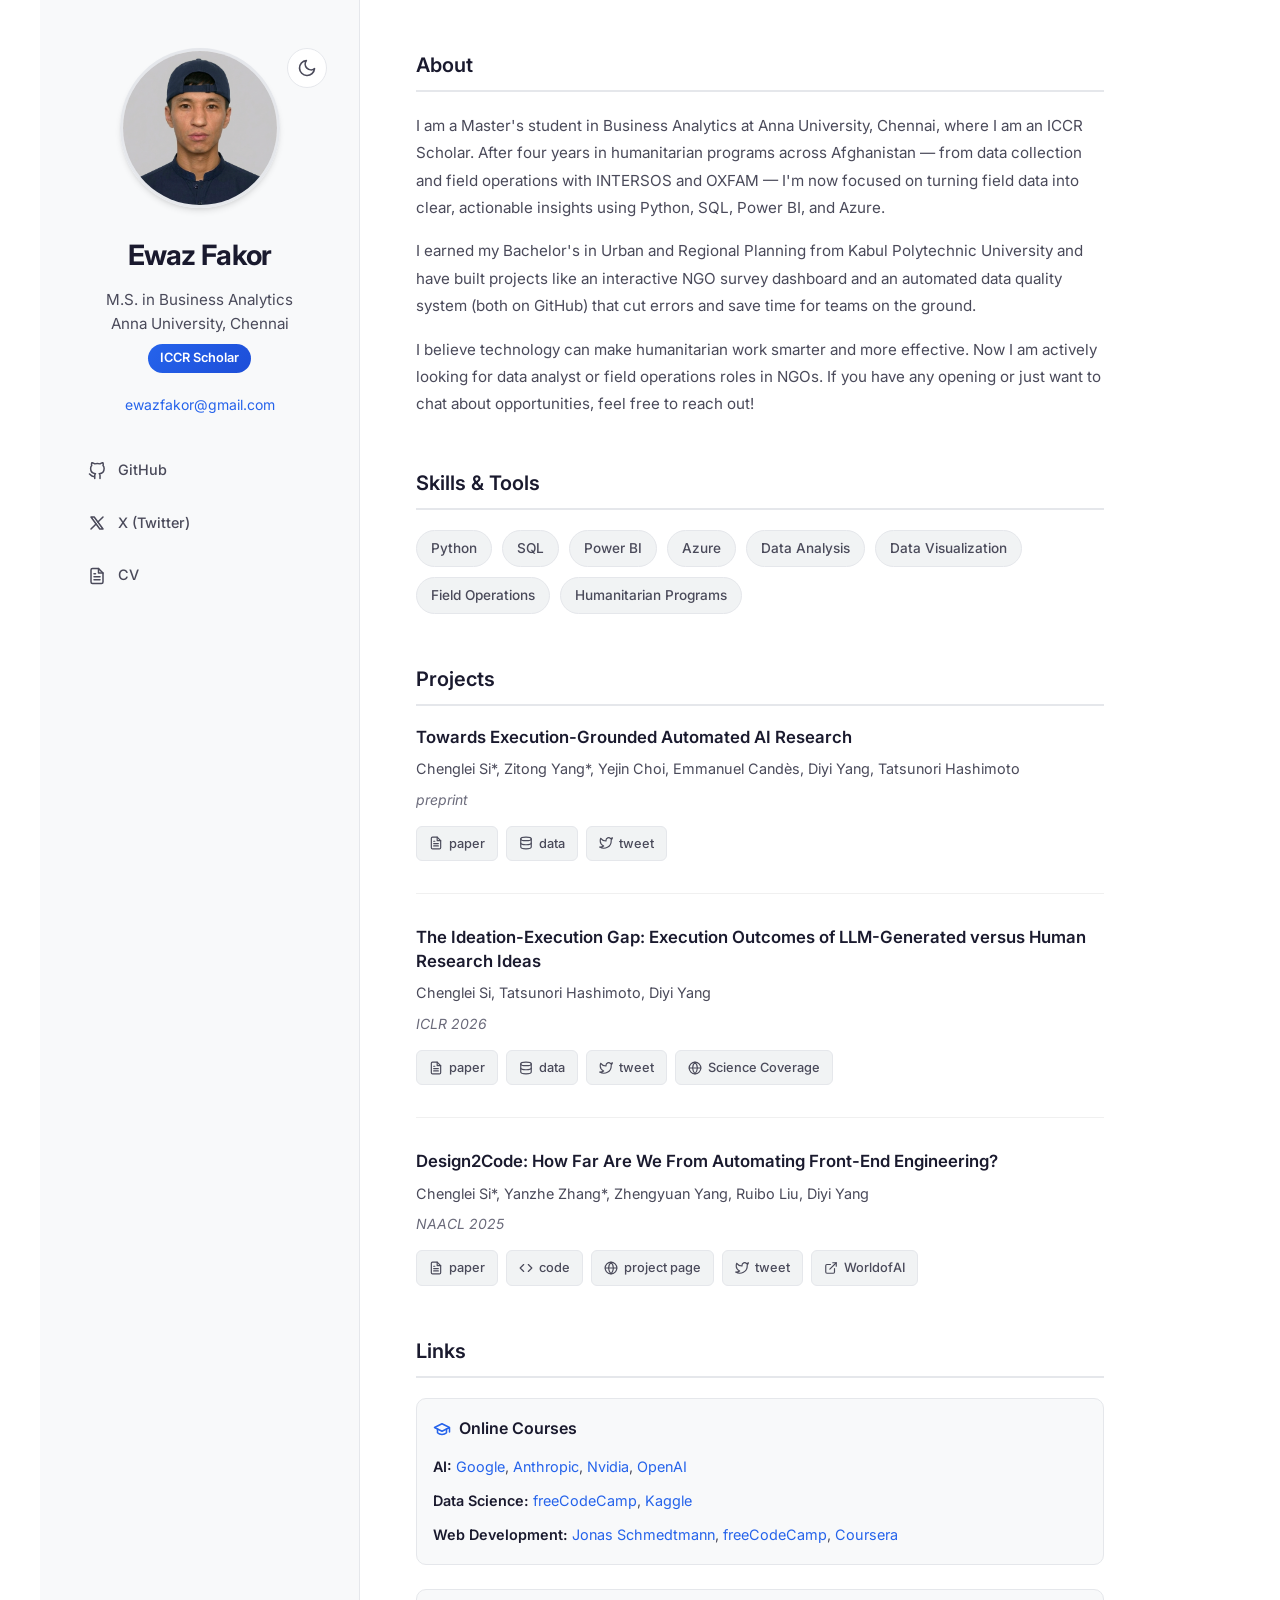
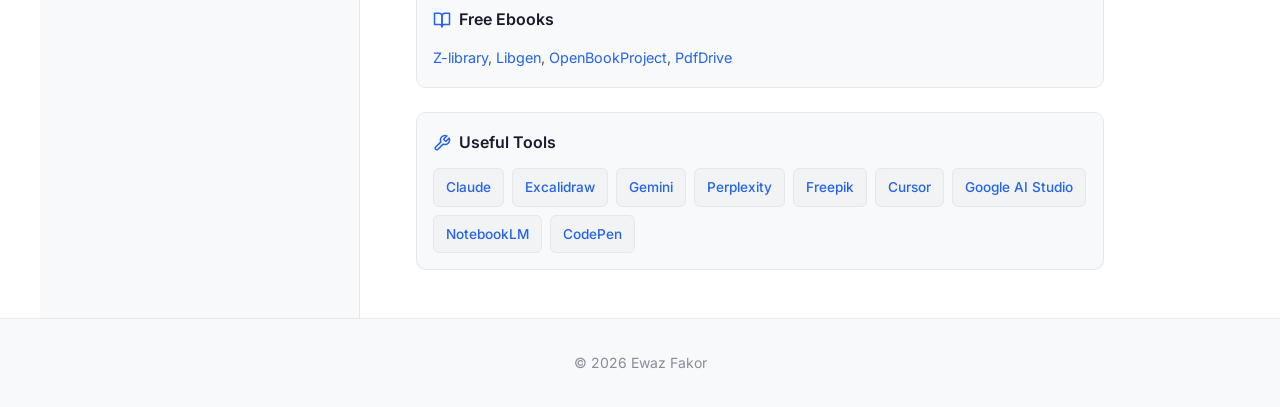
<file: index.html>
<!DOCTYPE html>
<html lang="en">
<head>
    <meta charset="UTF-8">
    <meta name="viewport" content="width=device-width, initial-scale=1.0">
    <title>Ewaz Fakor - Business Analytics & Data Science</title>
    <link rel="stylesheet" href="css/styles.css">
    <link rel="preconnect" href="https://fonts.googleapis.com">
    <link rel="preconnect" href="https://fonts.gstatic.com" crossorigin>
    <link href="https://fonts.googleapis.com/css2?family=Inter:wght@300;400;500;600;700&display=swap" rel="stylesheet">
</head>
<body>
    <div class="container">
        <!-- Left Column: Profile -->
        <aside class="profile-column">
            <div class="profile-content">
                <!-- Theme Toggle -->
                <button class="theme-toggle" id="themeToggle" aria-label="Toggle dark mode">
                    <svg class="sun-icon" xmlns="http://www.w3.org/2000/svg" width="20" height="20" viewBox="0 0 24 24" fill="none" stroke="currentColor" stroke-width="2" stroke-linecap="round" stroke-linejoin="round">
                        <circle cx="12" cy="12" r="5"></circle>
                        <line x1="12" y1="1" x2="12" y2="3"></line>
                        <line x1="12" y1="21" x2="12" y2="23"></line>
                        <line x1="4.22" y1="4.22" x2="5.64" y2="5.64"></line>
                        <line x1="18.36" y1="18.36" x2="19.78" y2="19.78"></line>
                        <line x1="1" y1="12" x2="3" y2="12"></line>
                        <line x1="21" y1="12" x2="23" y2="12"></line>
                        <line x1="4.22" y1="19.78" x2="5.64" y2="18.36"></line>
                        <line x1="18.36" y1="5.64" x2="19.78" y2="4.22"></line>
                    </svg>
                    <svg class="moon-icon" xmlns="http://www.w3.org/2000/svg" width="20" height="20" viewBox="0 0 24 24" fill="none" stroke="currentColor" stroke-width="2" stroke-linecap="round" stroke-linejoin="round">
                        <path d="M21 12.79A9 9 0 1 1 11.21 3 7 7 0 0 0 21 12.79z"></path>
                    </svg>
                </button>

                <!-- Profile Photo -->
                <div class="profile-photo">
                    <img src="images/profile.jpg" alt="Ewaz Fakor">
                </div>

                <!-- Name -->
                <h1 class="name">Ewaz Fakor</h1>

                <!-- Title -->
                <p class="title">M.S. in Business Analytics<br>Anna University, Chennai<br><span class="scholar-badge">ICCR Scholar</span></p>

                <!-- Email -->
                <a href="mailto:ewazfakor@gmail.com" class="email">ewazfakor@gmail.com</a>

                <!-- Links -->
                <nav class="social-links">
                    <a href="https://github.com/ewazfakor" target="_blank" rel="noopener noreferrer" class="social-link">
                        <svg xmlns="http://www.w3.org/2000/svg" width="18" height="18" viewBox="0 0 24 24" fill="none" stroke="currentColor" stroke-width="2" stroke-linecap="round" stroke-linejoin="round">
                            <path d="M9 19c-5 1.5-5-2.5-7-3m14 6v-3.87a3.37 3.37 0 0 0-.94-2.61c3.14-.35 6.44-1.54 6.44-7A5.44 5.44 0 0 0 20 4.77 5.07 5.07 0 0 0 19.91 1S18.73.65 16 2.48a13.38 13.38 0 0 0-7 0C6.27.65 5.09 1 5.09 1A5.07 5.07 0 0 0 5 4.77a5.44 5.44 0 0 0-1.5 3.78c0 5.42 3.3 6.61 6.44 7A3.37 3.37 0 0 0 9 18.13V22"></path>
                        </svg>
                        <span>GitHub</span>
                    </a>
                    <a href="https://x.com/ewazfakor" target="_blank" rel="noopener noreferrer" class="social-link">
                        <svg xmlns="http://www.w3.org/2000/svg" width="18" height="18" viewBox="0 0 24 24" fill="none" stroke="currentColor" stroke-width="2" stroke-linecap="round" stroke-linejoin="round">
                            <path d="M4 4l11.733 16h4.267l-11.733 -16z"></path>
                            <path d="M4 20l6.768 -6.768m2.46 -2.46l6.772 -6.772"></path>
                        </svg>
                        <span>X (Twitter)</span>
                    </a>
                    <a href="assets/fakorcv.pdf" target="_blank" rel="noopener noreferrer" class="social-link">
                        <svg xmlns="http://www.w3.org/2000/svg" width="18" height="18" viewBox="0 0 24 24" fill="none" stroke="currentColor" stroke-width="2" stroke-linecap="round" stroke-linejoin="round">
                            <path d="M14 2H6a2 2 0 0 0-2 2v16a2 2 0 0 0 2 2h12a2 2 0 0 0 2-2V8z"></path>
                            <polyline points="14 2 14 8 20 8"></polyline>
                            <line x1="16" y1="13" x2="8" y2="13"></line>
                            <line x1="16" y1="17" x2="8" y2="17"></line>
                            <polyline points="10 9 9 9 8 9"></polyline>
                        </svg>
                        <span>CV</span>
                    </a>
                </nav>
            </div>
        </aside>

        <!-- Right Column: Content -->
        <main class="content-column">
            <!-- About Section -->
            <section class="section">
                <h2 class="section-title">About</h2>
                <div class="biography">
                    <p>
                        I am a Master's student in Business Analytics at Anna University, Chennai, where I am an ICCR Scholar. After four years in humanitarian programs across Afghanistan — from data collection and field operations with INTERSOS and OXFAM — I'm now focused on turning field data into clear, actionable insights using Python, SQL, Power BI, and Azure.
                    </p>
                    <p>
                        I earned my Bachelor's in Urban and Regional Planning from Kabul Polytechnic University and have built projects like an interactive NGO survey dashboard and an automated data quality system (both on GitHub) that cut errors and save time for teams on the ground.
                    </p>
                    <p>
                        I believe technology can make humanitarian work smarter and more effective. Now I am actively looking for data analyst or field operations roles in NGOs. If you have any opening or just want to chat about opportunities, feel free to reach out!
                    </p>
                </div>
            </section>

            <!-- Skills Section -->
            <section class="section">
                <h2 class="section-title">Skills & Tools</h2>
                <div class="research-tags">
                    <span class="tag">Python</span>
                    <span class="tag">SQL</span>
                    <span class="tag">Power BI</span>
                    <span class="tag">Azure</span>
                    <span class="tag">Data Analysis</span>
                    <span class="tag">Data Visualization</span>
                    <span class="tag">Field Operations</span>
                    <span class="tag">Humanitarian Programs</span>
                </div>
            </section>

            <!-- Projects Section -->
            <section class="section">
                <h2 class="section-title">Projects</h2>
                <div class="publications-list">
                    <!-- Project 1 -->
                    <article class="publication">
                        <h3 class="pub-title">
                            <a href="#" class="pub-link">Towards Execution-Grounded Automated AI Research</a>
                        </h3>
                        <p class="pub-authors">
                            Chenglei Si*, Zitong Yang*, Yejin Choi, Emmanuel Candès, Diyi Yang, Tatsunori Hashimoto
                        </p>
                        <p class="pub-venue">
                            <span class="venue-name">preprint</span>
                        </p>
                        <div class="pub-links">
                            <a href="#" class="pub-btn">
                                <svg xmlns="http://www.w3.org/2000/svg" width="14" height="14" viewBox="0 0 24 24" fill="none" stroke="currentColor" stroke-width="2" stroke-linecap="round" stroke-linejoin="round">
                                    <path d="M14 2H6a2 2 0 0 0-2 2v16a2 2 0 0 0 2 2h12a2 2 0 0 0 2-2V8z"></path>
                                    <polyline points="14 2 14 8 20 8"></polyline>
                                    <line x1="16" y1="13" x2="8" y2="13"></line>
                                    <line x1="16" y1="17" x2="8" y2="17"></line>
                                    <polyline points="10 9 9 9 8 9"></polyline>
                                </svg>
                                paper
                            </a>
                            <a href="#" class="pub-btn">
                                <svg xmlns="http://www.w3.org/2000/svg" width="14" height="14" viewBox="0 0 24 24" fill="none" stroke="currentColor" stroke-width="2" stroke-linecap="round" stroke-linejoin="round">
                                    <ellipse cx="12" cy="5" rx="9" ry="3"></ellipse>
                                    <path d="M21 12c0 1.66-4 3-9 3s-9-1.34-9-3"></path>
                                    <path d="M3 5v14c0 1.66 4 3 9 3s9-1.34 9-3V5"></path>
                                </svg>
                                data
                            </a>
                            <a href="#" class="pub-btn">
                                <svg xmlns="http://www.w3.org/2000/svg" width="14" height="14" viewBox="0 0 24 24" fill="none" stroke="currentColor" stroke-width="2" stroke-linecap="round" stroke-linejoin="round">
                                    <path d="M23 3a10.9 10.9 0 0 1-3.14 1.53 4.48 4.48 0 0 0-7.86 3v1A10.66 10.66 0 0 1 3 4s-4 9 5 13a11.64 11.64 0 0 1-7 2c9 5 20 0 20-11.5a4.5 4.5 0 0 0-.08-.83A7.72 7.72 0 0 0 23 3z"></path>
                                </svg>
                                tweet
                            </a>
                        </div>
                    </article>

                    <!-- Project 2 -->
                    <article class="publication">
                        <h3 class="pub-title">
                            <a href="#" class="pub-link">The Ideation-Execution Gap: Execution Outcomes of LLM-Generated versus Human Research Ideas</a>
                        </h3>
                        <p class="pub-authors">
                            Chenglei Si, Tatsunori Hashimoto, Diyi Yang
                        </p>
                        <p class="pub-venue">
                            <span class="venue-name">ICLR 2026</span>
                        </p>
                        <div class="pub-links">
                            <a href="#" class="pub-btn">
                                <svg xmlns="http://www.w3.org/2000/svg" width="14" height="14" viewBox="0 0 24 24" fill="none" stroke="currentColor" stroke-width="2" stroke-linecap="round" stroke-linejoin="round">
                                    <path d="M14 2H6a2 2 0 0 0-2 2v16a2 2 0 0 0 2 2h12a2 2 0 0 0 2-2V8z"></path>
                                    <polyline points="14 2 14 8 20 8"></polyline>
                                    <line x1="16" y1="13" x2="8" y2="13"></line>
                                    <line x1="16" y1="17" x2="8" y2="17"></line>
                                    <polyline points="10 9 9 9 8 9"></polyline>
                                </svg>
                                paper
                            </a>
                            <a href="#" class="pub-btn">
                                <svg xmlns="http://www.w3.org/2000/svg" width="14" height="14" viewBox="0 0 24 24" fill="none" stroke="currentColor" stroke-width="2" stroke-linecap="round" stroke-linejoin="round">
                                    <ellipse cx="12" cy="5" rx="9" ry="3"></ellipse>
                                    <path d="M21 12c0 1.66-4 3-9 3s-9-1.34-9-3"></path>
                                    <path d="M3 5v14c0 1.66 4 3 9 3s9-1.34 9-3V5"></path>
                                </svg>
                                data
                            </a>
                            <a href="#" class="pub-btn">
                                <svg xmlns="http://www.w3.org/2000/svg" width="14" height="14" viewBox="0 0 24 24" fill="none" stroke="currentColor" stroke-width="2" stroke-linecap="round" stroke-linejoin="round">
                                    <path d="M23 3a10.9 10.9 0 0 1-3.14 1.53 4.48 4.48 0 0 0-7.86 3v1A10.66 10.66 0 0 1 3 4s-4 9 5 13a11.64 11.64 0 0 1-7 2c9 5 20 0 20-11.5a4.5 4.5 0 0 0-.08-.83A7.72 7.72 0 0 0 23 3z"></path>
                                </svg>
                                tweet
                            </a>
                            <a href="#" class="pub-btn">
                                <svg xmlns="http://www.w3.org/2000/svg" width="14" height="14" viewBox="0 0 24 24" fill="none" stroke="currentColor" stroke-width="2" stroke-linecap="round" stroke-linejoin="round">
                                    <circle cx="12" cy="12" r="10"></circle>
                                    <line x1="2" y1="12" x2="22" y2="12"></line>
                                    <path d="M12 2a15.3 15.3 0 0 1 4 10 15.3 15.3 0 0 1-4 10 15.3 15.3 0 0 1-4-10 15.3 15.3 0 0 1 4-10z"></path>
                                </svg>
                                Science Coverage
                            </a>
                        </div>
                    </article>

                    <!-- Project 3 -->
                    <article class="publication">
                        <h3 class="pub-title">
                            <a href="#" class="pub-link">Design2Code: How Far Are We From Automating Front-End Engineering?</a>
                        </h3>
                        <p class="pub-authors">
                            Chenglei Si*, Yanzhe Zhang*, Zhengyuan Yang, Ruibo Liu, Diyi Yang
                        </p>
                        <p class="pub-venue">
                            <span class="venue-name">NAACL 2025</span>
                        </p>
                        <div class="pub-links">
                            <a href="#" class="pub-btn">
                                <svg xmlns="http://www.w3.org/2000/svg" width="14" height="14" viewBox="0 0 24 24" fill="none" stroke="currentColor" stroke-width="2" stroke-linecap="round" stroke-linejoin="round">
                                    <path d="M14 2H6a2 2 0 0 0-2 2v16a2 2 0 0 0 2 2h12a2 2 0 0 0 2-2V8z"></path>
                                    <polyline points="14 2 14 8 20 8"></polyline>
                                    <line x1="16" y1="13" x2="8" y2="13"></line>
                                    <line x1="16" y1="17" x2="8" y2="17"></line>
                                    <polyline points="10 9 9 9 8 9"></polyline>
                                </svg>
                                paper
                            </a>
                            <a href="#" class="pub-btn">
                                <svg xmlns="http://www.w3.org/2000/svg" width="14" height="14" viewBox="0 0 24 24" fill="none" stroke="currentColor" stroke-width="2" stroke-linecap="round" stroke-linejoin="round">
                                    <polyline points="16 18 22 12 16 6"></polyline>
                                    <polyline points="8 6 2 12 8 18"></polyline>
                                </svg>
                                code
                            </a>
                            <a href="#" class="pub-btn">
                                <svg xmlns="http://www.w3.org/2000/svg" width="14" height="14" viewBox="0 0 24 24" fill="none" stroke="currentColor" stroke-width="2" stroke-linecap="round" stroke-linejoin="round">
                                    <circle cx="12" cy="12" r="10"></circle>
                                    <line x1="2" y1="12" x2="22" y2="12"></line>
                                    <path d="M12 2a15.3 15.3 0 0 1 4 10 15.3 15.3 0 0 1-4 10 15.3 15.3 0 0 1-4-10 15.3 15.3 0 0 1 4-10z"></path>
                                </svg>
                                project page
                            </a>
                            <a href="#" class="pub-btn">
                                <svg xmlns="http://www.w3.org/2000/svg" width="14" height="14" viewBox="0 0 24 24" fill="none" stroke="currentColor" stroke-width="2" stroke-linecap="round" stroke-linejoin="round">
                                    <path d="M23 3a10.9 10.9 0 0 1-3.14 1.53 4.48 4.48 0 0 0-7.86 3v1A10.66 10.66 0 0 1 3 4s-4 9 5 13a11.64 11.64 0 0 1-7 2c9 5 20 0 20-11.5a4.5 4.5 0 0 0-.08-.83A7.72 7.72 0 0 0 23 3z"></path>
                                </svg>
                                tweet
                            </a>
                            <a href="#" class="pub-btn">
                                <svg xmlns="http://www.w3.org/2000/svg" width="14" height="14" viewBox="0 0 24 24" fill="none" stroke="currentColor" stroke-width="2" stroke-linecap="round" stroke-linejoin="round">
                                    <path d="M18 13v6a2 2 0 0 1-2 2H5a2 2 0 0 1-2-2V8a2 2 0 0 1 2-2h6"></path>
                                    <polyline points="15 3 21 3 21 9"></polyline>
                                    <line x1="10" y1="14" x2="21" y2="3"></line>
                                </svg>
                                WorldofAI
                            </a>
                        </div>
                    </article>
                </div>
            </section>

            <!-- Links Section -->
            <section class="section">
                <h2 class="section-title">Links</h2>
                <div class="links-section">
                    <!-- Online Courses -->
                    <div class="link-category">
                        <h3 class="link-category-title">
                            <svg xmlns="http://www.w3.org/2000/svg" width="18" height="18" viewBox="0 0 24 24" fill="none" stroke="currentColor" stroke-width="2" stroke-linecap="round" stroke-linejoin="round">
                                <path d="M22 10v6M2 10l10-5 10 5-10 5z"></path>
                                <path d="M6 12v5c3 3 9 3 12 0v-5"></path>
                            </svg>
                            Online Courses
                        </h3>
                        <div class="link-group">
                            <div class="link-subgroup">
                                <span class="link-label">AI:</span>
                                <a href="https://ai.google/education/" target="_blank" rel="noopener noreferrer">Google</a>,
                                <a href="https://www.anthropic.com/" target="_blank" rel="noopener noreferrer">Anthropic</a>,
                                <a href="https://www.nvidia.com/en-us/training/" target="_blank" rel="noopener noreferrer">Nvidia</a>,
                                <a href="https://openai.com/" target="_blank" rel="noopener noreferrer">OpenAI</a>
                            </div>
                            <div class="link-subgroup">
                                <span class="link-label">Data Science:</span>
                                <a href="https://www.freecodecamp.org/" target="_blank" rel="noopener noreferrer">freeCodeCamp</a>,
                                <a href="https://www.kaggle.com/learn" target="_blank" rel="noopener noreferrer">Kaggle</a>
                            </div>
                            <div class="link-subgroup">
                                <span class="link-label">Web Development:</span>
                                <a href="https://www.udemy.com/user/jonasschmedtmann/" target="_blank" rel="noopener noreferrer">Jonas Schmedtmann</a>,
                                <a href="https://www.freecodecamp.org/" target="_blank" rel="noopener noreferrer">freeCodeCamp</a>,
                                <a href="https://www.coursera.org/" target="_blank" rel="noopener noreferrer">Coursera</a>
                            </div>
                        </div>
                    </div>

                    <!-- Free Ebooks -->
                    <div class="link-category">
                        <h3 class="link-category-title">
                            <svg xmlns="http://www.w3.org/2000/svg" width="18" height="18" viewBox="0 0 24 24" fill="none" stroke="currentColor" stroke-width="2" stroke-linecap="round" stroke-linejoin="round">
                                <path d="M2 3h6a4 4 0 0 1 4 4v14a3 3 0 0 0-3-3H2z"></path>
                                <path d="M22 3h-6a4 4 0 0 0-4 4v14a3 3 0 0 1 3-3h7z"></path>
                            </svg>
                            Free Ebooks
                        </h3>
                        <div class="link-group">
                            <a href="https://z-lib.org/" target="_blank" rel="noopener noreferrer">Z-library</a>,
                            <a href="https://libgen.is/" target="_blank" rel="noopener noreferrer">Libgen</a>,
                            <a href="https://www.openbookproject.net/" target="_blank" rel="noopener noreferrer">OpenBookProject</a>,
                            <a href="https://www.pdfdrive.com/" target="_blank" rel="noopener noreferrer">PdfDrive</a>
                        </div>
                    </div>

                    <!-- Useful Tools -->
                    <div class="link-category">
                        <h3 class="link-category-title">
                            <svg xmlns="http://www.w3.org/2000/svg" width="18" height="18" viewBox="0 0 24 24" fill="none" stroke="currentColor" stroke-width="2" stroke-linecap="round" stroke-linejoin="round">
                                <path d="M14.7 6.3a1 1 0 0 0 0 1.4l1.6 1.6a1 1 0 0 0 1.4 0l3.77-3.77a6 6 0 0 1-7.94 7.94l-6.91 6.91a2.12 2.12 0 0 1-3-3l6.91-6.91a6 6 0 0 1 7.94-7.94l-3.76 3.76z"></path>
                            </svg>
                            Useful Tools
                        </h3>
                        <div class="link-group tools-grid">
                            <a href="https://claude.ai/" target="_blank" rel="noopener noreferrer" class="tool-link">Claude</a>
                            <a href="https://excalidraw.com/" target="_blank" rel="noopener noreferrer" class="tool-link">Excalidraw</a>
                            <a href="https://gemini.google.com/" target="_blank" rel="noopener noreferrer" class="tool-link">Gemini</a>
                            <a href="https://www.perplexity.ai/" target="_blank" rel="noopener noreferrer" class="tool-link">Perplexity</a>
                            <a href="https://www.freepik.com/" target="_blank" rel="noopener noreferrer" class="tool-link">Freepik</a>
                            <a href="https://cursor.sh/" target="_blank" rel="noopener noreferrer" class="tool-link">Cursor</a>
                            <a href="https://aistudio.google.com/" target="_blank" rel="noopener noreferrer" class="tool-link">Google AI Studio</a>
                            <a href="https://notebooklm.google.com/" target="_blank" rel="noopener noreferrer" class="tool-link">NotebookLM</a>
                            <a href="https://codepen.io/" target="_blank" rel="noopener noreferrer" class="tool-link">CodePen</a>
                        </div>
                    </div>
                </div>
            </section>
        </main>
    </div>

    <footer class="footer">
        <p>&copy; 2026 Ewaz Fakor</p>
    </footer>

    <script src="js/script.js"></script>
</body>
</html>
</file>
<file: css/styles.css>
/* ============================================
   CSS Variables for Theming
   ============================================ */

:root {
    /* Light Theme (Default) */
    --bg-primary: #ffffff;
    --bg-secondary: #f8f9fa;
    --bg-tertiary: #f1f3f4;
    
    --text-primary: #1a1a2e;
    --text-secondary: #4a4a5a;
    --text-tertiary: #6b6b7b;
    --text-muted: #8a8a9a;
    
    --accent-primary: #2563eb;
    --accent-hover: #1d4ed8;
    --accent-light: rgba(37, 99, 235, 0.1);
    
    --border-color: #e5e7eb;
    --border-light: #f0f0f0;
    
    --shadow-sm: 0 1px 2px 0 rgba(0, 0, 0, 0.05);
    --shadow-md: 0 4px 6px -1px rgba(0, 0, 0, 0.1), 0 2px 4px -1px rgba(0, 0, 0, 0.06);
    
    --radius-sm: 6px;
    --radius-md: 10px;
    --radius-lg: 16px;
    
    --transition-fast: 150ms ease;
    --transition-base: 250ms ease;
    --transition-slow: 350ms ease;
}

/* Dark Theme */
[data-theme="dark"] {
    --bg-primary: #0f0f1a;
    --bg-secondary: #1a1a2e;
    --bg-tertiary: #252542;
    
    --text-primary: #f1f5f9;
    --text-secondary: #cbd5e1;
    --text-tertiary: #94a3b8;
    --text-muted: #64748b;
    
    --accent-primary: #60a5fa;
    --accent-hover: #93c5fd;
    --accent-light: rgba(96, 165, 250, 0.15);
    
    --border-color: #2d2d4a;
    --border-light: #1f1f35;
    
    --shadow-sm: 0 1px 2px 0 rgba(0, 0, 0, 0.3);
    --shadow-md: 0 4px 6px -1px rgba(0, 0, 0, 0.4), 0 2px 4px -1px rgba(0, 0, 0, 0.2);
}

/* ============================================
   Base Styles & Reset
   ============================================ */

*, *::before, *::after {
    box-sizing: border-box;
    margin: 0;
    padding: 0;
}

html {
    font-size: 16px;
    scroll-behavior: smooth;
}

body {
    font-family: 'Inter', -apple-system, BlinkMacSystemFont, 'Segoe UI', Roboto, Oxygen, Ubuntu, sans-serif;
    background-color: var(--bg-primary);
    color: var(--text-primary);
    line-height: 1.7;
    min-height: 100vh;
    transition: background-color var(--transition-base), color var(--transition-base);
}

a {
    color: var(--accent-primary);
    text-decoration: none;
    transition: color var(--transition-fast);
}

a:hover {
    color: var(--accent-hover);
}

img {
    max-width: 100%;
    height: auto;
    display: block;
}

/* ============================================
   Layout Container
   ============================================ */

.container {
    display: flex;
    max-width: 1200px;
    margin: 0 auto;
    min-height: 100vh;
}

/* ============================================
   Left Column: Profile
   ============================================ */

.profile-column {
    width: 320px;
    flex-shrink: 0;
    background-color: var(--bg-secondary);
    border-right: 1px solid var(--border-color);
    padding: 3rem 2rem;
    position: relative;
    transition: background-color var(--transition-base), border-color var(--transition-base);
}

.profile-content {
    position: sticky;
    top: 3rem;
}

/* Theme Toggle Button */
.theme-toggle {
    position: absolute;
    top: 0;
    right: 0;
    width: 40px;
    height: 40px;
    border-radius: 50%;
    border: 1px solid var(--border-color);
    background-color: var(--bg-primary);
    color: var(--text-secondary);
    cursor: pointer;
    display: flex;
    align-items: center;
    justify-content: center;
    transition: all var(--transition-fast);
}

.theme-toggle:hover {
    background-color: var(--bg-tertiary);
    border-color: var(--accent-primary);
    color: var(--accent-primary);
}

.theme-toggle .sun-icon {
    display: none;
}

.theme-toggle .moon-icon {
    display: block;
}

[data-theme="dark"] .theme-toggle .sun-icon {
    display: block;
}

[data-theme="dark"] .theme-toggle .moon-icon {
    display: none;
}

/* Profile Photo */
.profile-photo {
    width: 160px;
    height: 160px;
    margin: 0 auto 1.5rem;
    border-radius: 50%;
    overflow: hidden;
    border: 3px solid var(--border-color);
    box-shadow: var(--shadow-md);
    transition: border-color var(--transition-base);
}

.profile-photo img {
    width: 100%;
    height: 100%;
    object-fit: cover;
}

/* Name and Title */
.name {
    font-size: 1.75rem;
    font-weight: 700;
    text-align: center;
    margin-bottom: 0.5rem;
    color: var(--text-primary);
    letter-spacing: -0.025em;
}

.title {
    text-align: center;
    font-size: 0.95rem;
    color: var(--text-secondary);
    margin-bottom: 1.25rem;
    line-height: 1.6;
}

.scholar-badge {
    display: inline-block;
    background: linear-gradient(135deg, var(--accent-primary), var(--accent-hover));
    color: white;
    padding: 0.25rem 0.75rem;
    border-radius: 9999px;
    font-size: 0.8rem;
    font-weight: 600;
    margin-top: 0.5rem;
}

/* Email */
.email {
    display: block;
    text-align: center;
    font-size: 0.875rem;
    color: var(--accent-primary);
    margin-bottom: 2rem;
    word-break: break-all;
}

.email:hover {
    text-decoration: underline;
}

/* Social Links */
.social-links {
    display: flex;
    flex-direction: column;
    gap: 0.5rem;
}

.social-link {
    display: flex;
    align-items: center;
    gap: 0.75rem;
    padding: 0.625rem 1rem;
    border-radius: var(--radius-sm);
    color: var(--text-secondary);
    font-size: 0.9rem;
    font-weight: 500;
    transition: all var(--transition-fast);
}

.social-link:hover {
    background-color: var(--accent-light);
    color: var(--accent-primary);
}

.social-link svg {
    flex-shrink: 0;
}

/* ============================================
   Right Column: Content
   ============================================ */

.content-column {
    flex: 1;
    padding: 3rem 3.5rem;
    max-width: 800px;
}

/* Section Styling */
.section {
    margin-bottom: 3rem;
}

.section:last-child {
    margin-bottom: 0;
}

.section-title {
    font-size: 1.25rem;
    font-weight: 600;
    color: var(--text-primary);
    margin-bottom: 1.25rem;
    padding-bottom: 0.5rem;
    border-bottom: 2px solid var(--border-color);
    transition: border-color var(--transition-base);
}

/* Biography */
.biography p {
    margin-bottom: 1rem;
    color: var(--text-secondary);
    font-size: 0.95rem;
    line-height: 1.8;
}

.biography p:last-child {
    margin-bottom: 0;
}

/* Research Tags */
.research-tags {
    display: flex;
    flex-wrap: wrap;
    gap: 0.625rem;
}

.tag {
    display: inline-block;
    padding: 0.375rem 0.875rem;
    background-color: var(--bg-tertiary);
    color: var(--text-secondary);
    font-size: 0.85rem;
    font-weight: 500;
    border-radius: 9999px;
    border: 1px solid var(--border-color);
    transition: all var(--transition-fast);
}

.tag:hover {
    background-color: var(--accent-light);
    color: var(--accent-primary);
    border-color: var(--accent-primary);
}

/* ============================================
   Publications / Projects
   ============================================ */

.publications-list {
    display: flex;
    flex-direction: column;
    gap: 2rem;
}

.publication {
    padding-bottom: 2rem;
    border-bottom: 1px solid var(--border-light);
}

.publication:last-child {
    padding-bottom: 0;
    border-bottom: none;
}

.pub-title {
    font-size: 1.05rem;
    font-weight: 600;
    margin-bottom: 0.5rem;
    line-height: 1.4;
}

.pub-link {
    color: var(--text-primary);
}

.pub-link:hover {
    color: var(--accent-primary);
}

.pub-authors {
    font-size: 0.9rem;
    color: var(--text-secondary);
    margin-bottom: 0.375rem;
}

.pub-authors strong {
    color: var(--text-primary);
    font-weight: 600;
}

.pub-venue {
    font-size: 0.875rem;
    color: var(--text-tertiary);
    margin-bottom: 0.875rem;
}

.venue-name {
    font-style: italic;
}

.pub-links {
    display: flex;
    flex-wrap: wrap;
    gap: 0.5rem;
}

.pub-btn {
    display: inline-flex;
    align-items: center;
    gap: 0.375rem;
    padding: 0.375rem 0.75rem;
    background-color: var(--bg-tertiary);
    color: var(--text-secondary);
    font-size: 0.8rem;
    font-weight: 500;
    border-radius: var(--radius-sm);
    border: 1px solid var(--border-color);
    transition: all var(--transition-fast);
}

.pub-btn:hover {
    background-color: var(--accent-light);
    color: var(--accent-primary);
    border-color: var(--accent-primary);
}

/* ============================================
   Links Section
   ============================================ */

.links-section {
    display: flex;
    flex-direction: column;
    gap: 1.5rem;
}

.link-category {
    padding: 1rem;
    background-color: var(--bg-secondary);
    border-radius: var(--radius-md);
    border: 1px solid var(--border-color);
}

.link-category-title {
    display: flex;
    align-items: center;
    gap: 0.5rem;
    font-size: 1rem;
    font-weight: 600;
    color: var(--text-primary);
    margin-bottom: 0.75rem;
}

.link-category-title svg {
    color: var(--accent-primary);
}

.link-group {
    font-size: 0.9rem;
    color: var(--text-secondary);
    line-height: 1.8;
}

.link-subgroup {
    margin-bottom: 0.5rem;
}

.link-subgroup:last-child {
    margin-bottom: 0;
}

.link-label {
    font-weight: 600;
    color: var(--text-primary);
}

.link-group a {
    color: var(--accent-primary);
    text-decoration: none;
}

.link-group a:hover {
    text-decoration: underline;
}

/* Tools Grid */
.tools-grid {
    display: flex;
    flex-wrap: wrap;
    gap: 0.5rem;
}

.tool-link {
    display: inline-block;
    padding: 0.375rem 0.75rem;
    background-color: var(--bg-tertiary);
    color: var(--text-secondary);
    font-size: 0.85rem;
    font-weight: 500;
    border-radius: var(--radius-sm);
    border: 1px solid var(--border-color);
    transition: all var(--transition-fast);
}

.tool-link:hover {
    background-color: var(--accent-light);
    color: var(--accent-primary);
    border-color: var(--accent-primary);
    text-decoration: none;
}

/* ============================================
   Footer
   ============================================ */

.footer {
    text-align: center;
    padding: 2rem;
    border-top: 1px solid var(--border-color);
    background-color: var(--bg-secondary);
    transition: background-color var(--transition-base), border-color var(--transition-base);
}

.footer p {
    font-size: 0.875rem;
    color: var(--text-muted);
}

/* ============================================
   Responsive Design
   ============================================ */

/* Tablet */
@media (max-width: 1024px) {
    .container {
        flex-direction: column;
    }
    
    .profile-column {
        width: 100%;
        border-right: none;
        border-bottom: 1px solid var(--border-color);
        padding: 2rem;
    }
    
    .profile-content {
        position: static;
        display: flex;
        flex-direction: column;
        align-items: center;
    }
    
    .theme-toggle {
        position: static;
        margin-bottom: 1.5rem;
    }
    
    .profile-photo {
        width: 140px;
        height: 140px;
    }
    
    .social-links {
        flex-direction: row;
        flex-wrap: wrap;
        justify-content: center;
        gap: 0.5rem;
    }
    
    .social-link {
        padding: 0.5rem 0.875rem;
    }
    
    .social-link span {
        display: none;
    }
    
    .content-column {
        padding: 2rem;
        max-width: 100%;
    }
}

/* Mobile */
@media (max-width: 640px) {
    .profile-column {
        padding: 1.5rem 1rem;
    }
    
    .profile-photo {
        width: 120px;
        height: 120px;
    }
    
    .name {
        font-size: 1.5rem;
    }
    
    .content-column {
        padding: 1.5rem 1rem;
    }
    
    .section-title {
        font-size: 1.125rem;
    }
    
    .pub-title {
        font-size: 1rem;
    }
    
    .pub-links {
        gap: 0.375rem;
    }
    
    .pub-btn {
        padding: 0.325rem 0.625rem;
        font-size: 0.75rem;
    }
    
    .research-tags {
        gap: 0.5rem;
    }
    
    .tag {
        padding: 0.325rem 0.75rem;
        font-size: 0.8rem;
    }
    
    .link-category {
        padding: 0.875rem;
    }
    
    .tools-grid {
        gap: 0.375rem;
    }
    
    .tool-link {
        padding: 0.325rem 0.625rem;
        font-size: 0.8rem;
    }
}

/* ============================================
   Print Styles
   ============================================ */

@media print {
    .theme-toggle,
    .social-links {
        display: none;
    }
    
    .profile-column {
        background-color: white;
        border-right: 1px solid #ddd;
    }
    
    body {
        background-color: white;
        color: black;
    }
    
    a {
        color: #2563eb;
    }
    
    .pub-btn {
        background-color: #f5f5f5;
        border: 1px solid #ddd;
    }
}

/* ============================================
   Accessibility
   ============================================ */

@media (prefers-reduced-motion: reduce) {
    *,
    *::before,
    *::after {
        animation-duration: 0.01ms !important;
        animation-iteration-count: 1 !important;
        transition-duration: 0.01ms !important;
    }
    
    html {
        scroll-behavior: auto;
    }
}

/* Focus styles for keyboard navigation */
a:focus-visible,
button:focus-visible {
    outline: 2px solid var(--accent-primary);
    outline-offset: 2px;
}

/* High contrast mode support */
@media (prefers-contrast: high) {
    :root {
        --border-color: #000000;
        --text-secondary: #000000;
    }
    
    [data-theme="dark"] {
        --border-color: #ffffff;
        --text-secondary: #ffffff;
    }
}
</file>
